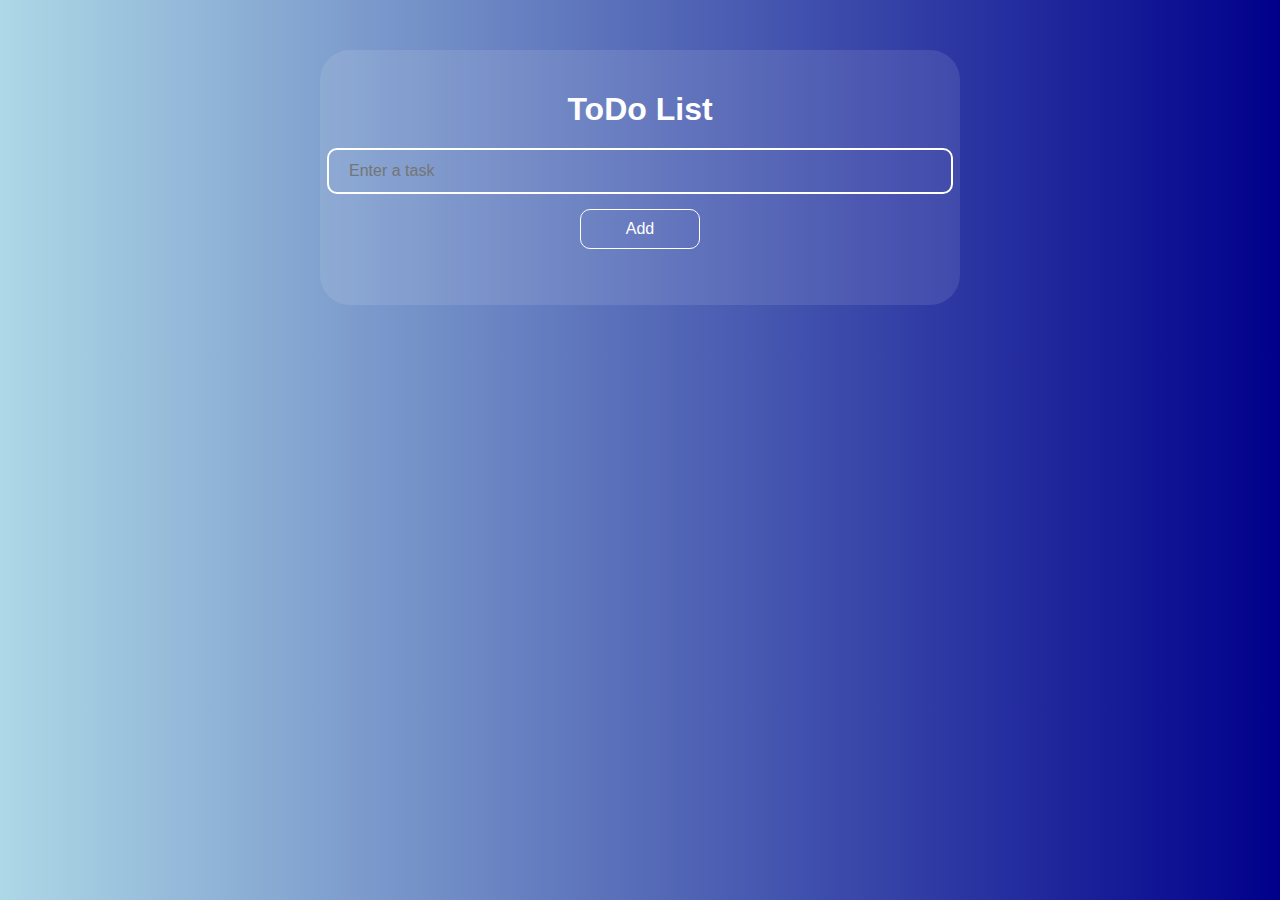
<file: assignment 2/index.html>
<!DOCTYPE html>
<html lang="en">
<head>
  <meta charset="UTF-8" />
  <meta name="viewport" content="width=device-width, initial-scale=1.0"/>
  <title>ToDo List</title>
  <style>

    body {
      margin: 0;
      padding: 0;
      background: linear-gradient(to right, rgb(173, 216, 230), rgb(0, 0, 139));
      font-family: Arial, sans-serif;
    }

    #div1 {
      max-width: 600px;
      width: 90%;
      margin: 50px auto;
      padding: 20px;
      border-radius: 30px;
      background-color: rgba(255, 255, 255, 0.1);
      display: flex;
      flex-direction: column;
      align-items: center;
    }

    #h1 {
      color: white;
      margin-bottom: 20px;
      text-align: center;
    }

    #input1 {
      padding-left: 20px;
      background-color: rgba(169, 177, 235, 0);
      width: 100%;
      height: 40px;
      border-radius: 10px;
      border: 2px solid white;
      color: white;
      font-size: 16px;
    }

    #addBtn {
      margin-top: 15px;
      height: 40px;
      width: 100%;
      max-width: 120px;
      color: white;
      background-color: transparent;
      border: 1px solid white;
      border-radius: 10px;
      cursor: pointer;
      font-size: 16px;
    }

    ul {
      list-style: none;
      padding: 0;
      width: 100%;
      margin-top: 20px;
    }

    li {
      color: white;
      background-color: rgba(255, 255, 255, 0.1);
      padding: 10px;
      margin: 5px 0;
      border-radius: 10px;
      display: flex;
      justify-content: space-between;
      align-items: center;
      flex-wrap: wrap;
    }

    .deleteBtn {
      height: 35px;
      width: 80px;
      color: white;
      background-color: transparent;
      border: 1px solid white;
      border-radius: 10px;
      cursor: pointer;
      font-size: 14px;
      margin-top: 5px;
    }

    /* ✅ Responsive Styles */
    @media (max-width: 500px) {
      #input1 {
        height: 35px;
        font-size: 14px;
      }

      #addBtn {
        height: 35px;
        font-size: 14px;
      }

      .deleteBtn {
        height: 30px;
        width: 100%;
      }

      li {
        flex-direction: column;
        align-items: flex-start;
      }
    }
  </style>
</head>
<body>
  <div id="div1">
    <h1 id="h1">ToDo List</h1>
    <input id="input1" type="text" placeholder="Enter a task" />
    <button id="addBtn">Add</button>
    <ul id="taskList"></ul>
  </div>

  <script>
    const input = document.getElementById('input1'); 
    const addBtn = document.getElementById('addBtn');
    const taskList = document.getElementById('taskList');

    addBtn.addEventListener('click', () => {
      const task = input.value.trim();
      if (task !== '') {
        const li = document.createElement('li');
        li.textContent = task;

        const delBtn = document.createElement('button');
        delBtn.textContent = 'Delete';
        delBtn.className = 'deleteBtn';
        delBtn.onclick = () => {
          taskList.removeChild(li);
        };

        li.appendChild(delBtn);
        taskList.appendChild(li);
        input.value = '';
      } else {
        alert('Please enter a task!');
      }
    });
  </script>
</body>
</html>
</file>
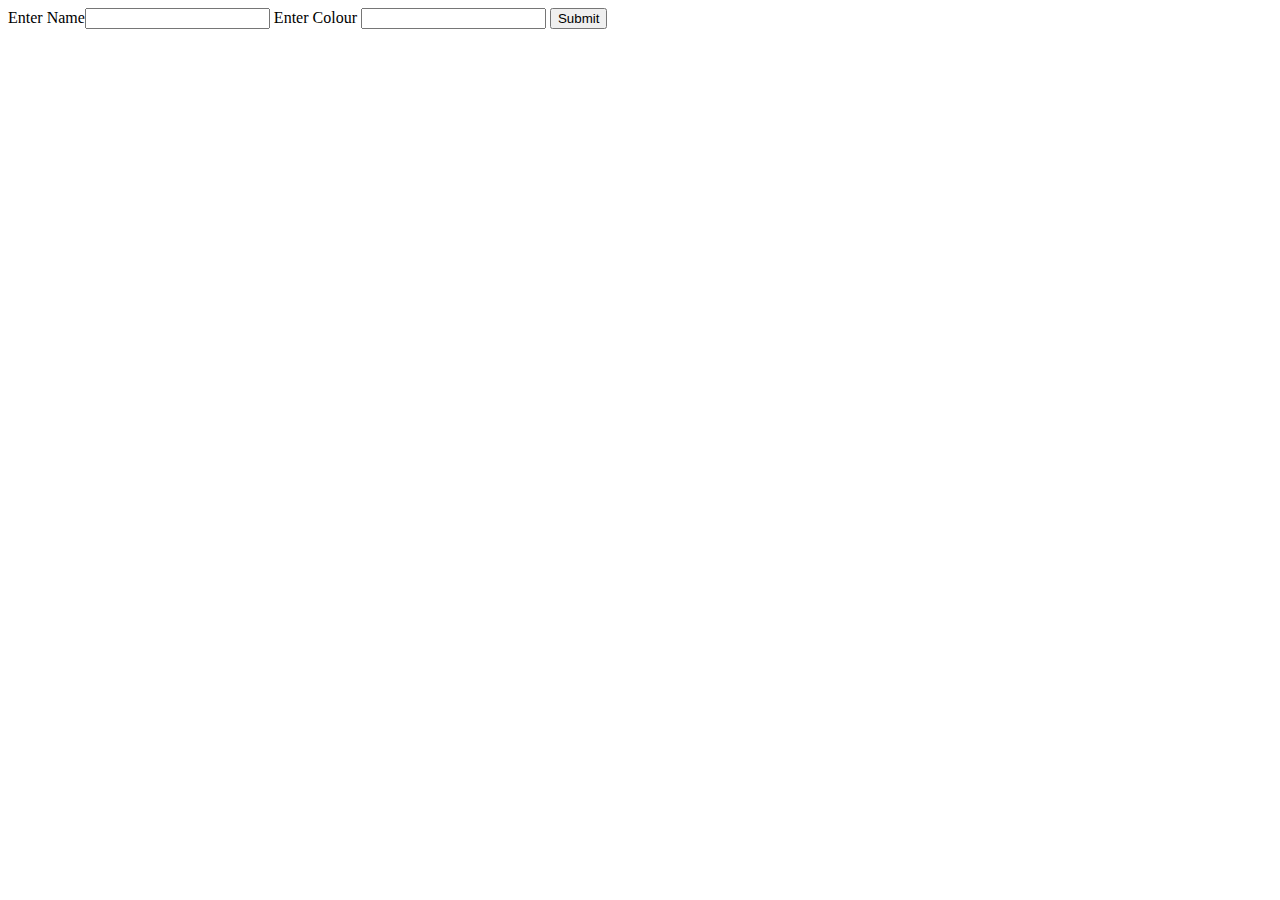
<file: assignment 4/index.html>
<!DOCTYPE html>
<html lang="en">
  <head>
    <meta charset="UTF-8" />
    <meta name="viewport" content="width=device-width, initial-scale=1.0" />
    <title>Document</title>
  </head>
  <body>
    <form>

      Enter Name<input type="text" id="name" />
      Enter Colour <input type="text" id="colour" />
      <button id="btn" type="button">Submit</button>
    </form>
    <script>
        async function sendData(){
            const name = document.getElementById("name").value;
            const colour = document.getElementById("colour").value;
            const data = {
                name1 : name,
                colour1 : colour
            }
            const response =  await fetch("http://localhost/TESTNG/ind.php" , {
                method:"POST",
                headers:{
                    'Content-Type':"application/json"
                },
                body:JSON.stringify(data)   
            })

            const responseData = await response.json();
            console.log("Server :: " + response);
        }
      document.getElementById("btn").addEventListener("click", () => {
        sendData();
      });
    </script>
  </body>
</html>
</file>
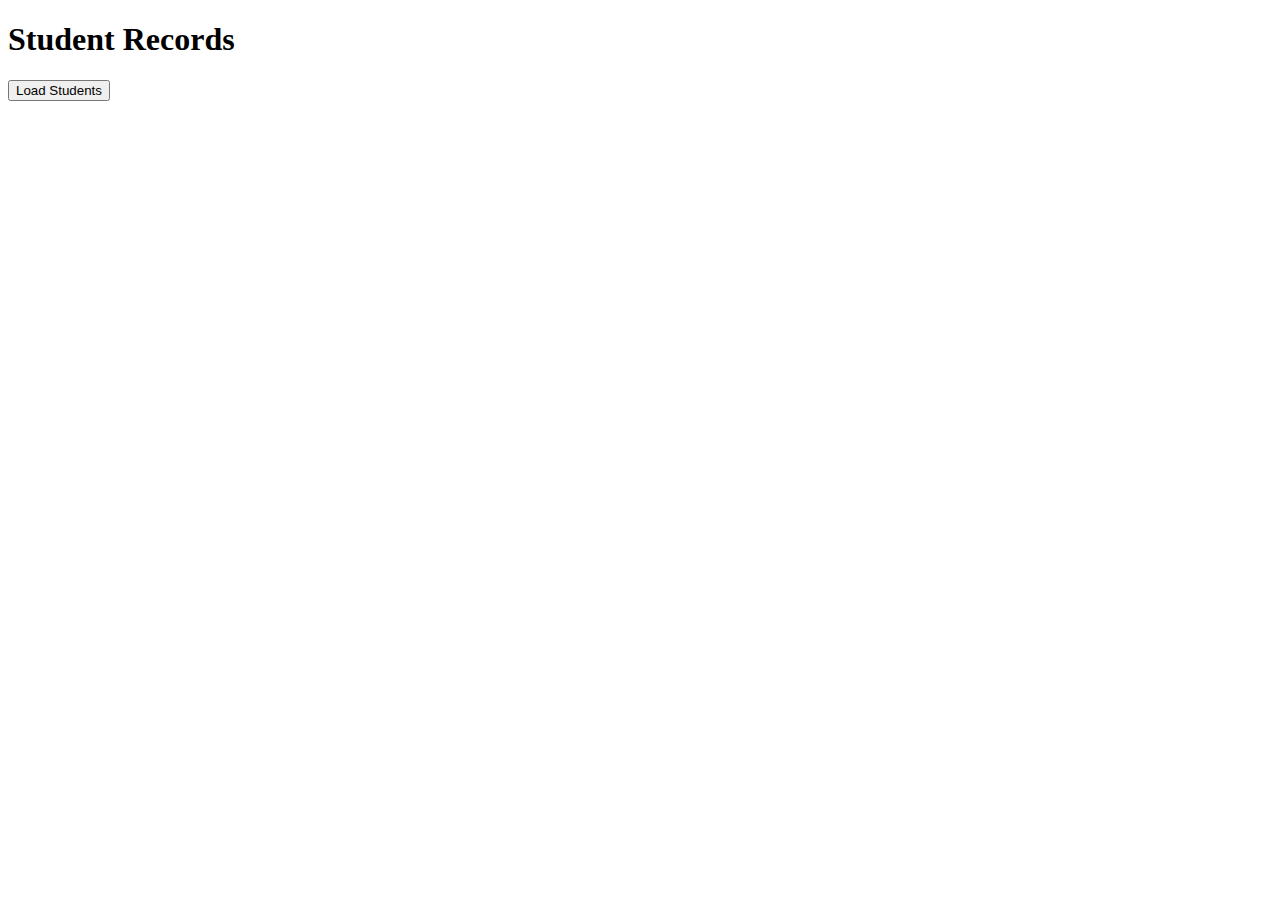
<file: assignment 4/third.html>
<!DOCTYPE html>
<html lang="en">
<head>
  <meta charset="UTF-8">
  <title>Student Records</title>
</head>
<body>
  <h1>Student Records</h1>
  <button onclick="fetchAll()">Load Students</button>
  <div id="allRecords"></div>

  <script>
    function createTable(data) {
      if (!data || data.length === 0) return "<p>No records found.</p>";
      let table = "<table><thead><tr><th>Name</th><th>PRN</th></tr></thead><tbody>";
      data.forEach(stu => {
        table += `<tr>
          <td>${stu.name}</td/>
          <td>${stu.prn}</td>
        </tr>`;
      });
      table += "</tbody></table>";
      return table;
    }












































































































































    async function fetchAll() {
      let res = await fetch("http://localhost/TESTING/third.php");
      let data = await res.json();
      document.getElementById("allRecords").innerHTML = createTable(data);
    }
  </script>
</body>
</html>
</file>
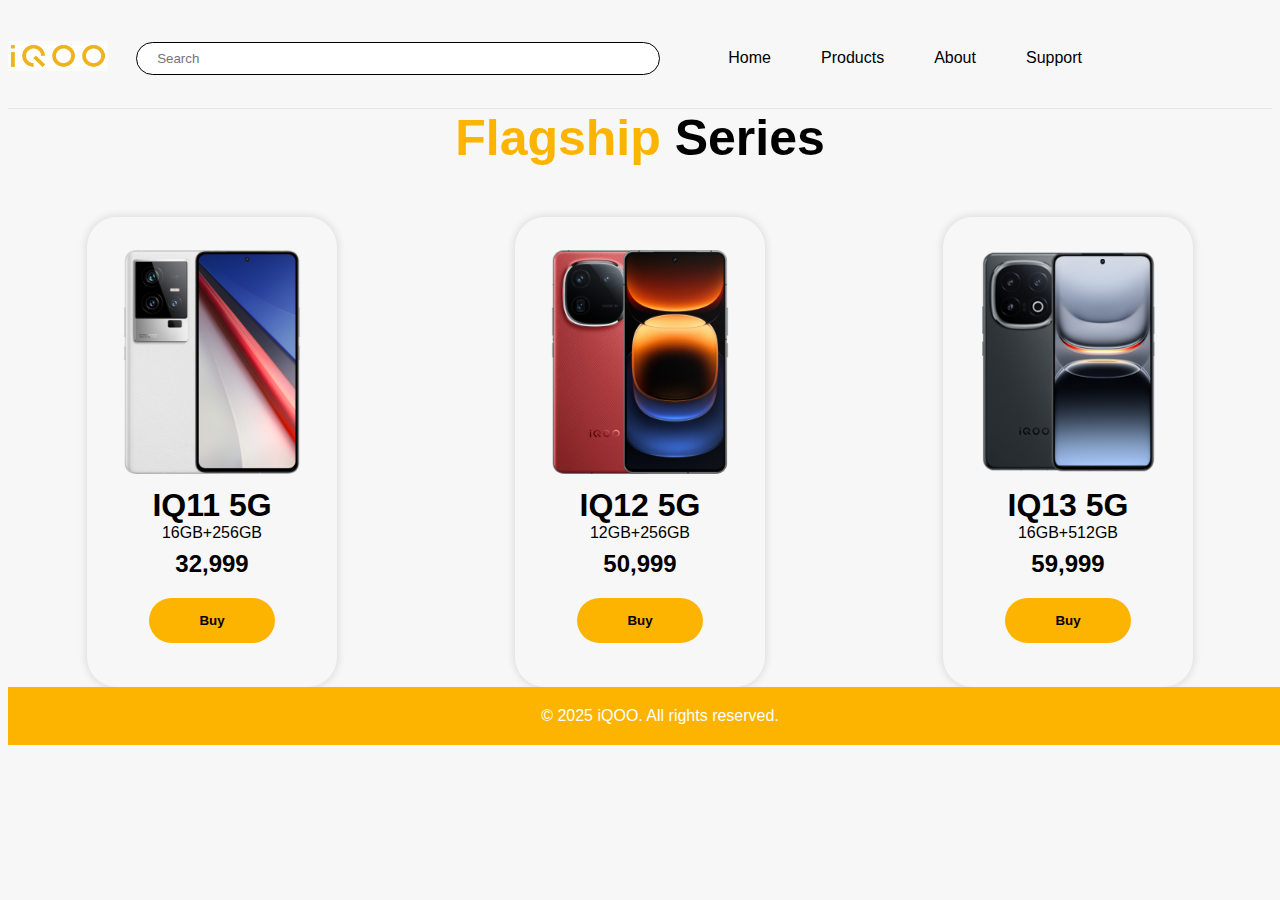
<file: assignment no 1/flag.html>
<!DOCTYPE html>
<html lang="en">
<head>
    <meta charset="UTF-8">
    <meta name="viewport" content="width=device-width, initial-scale=1.0">
    <title>Document</title>
    <link rel="stylesheet" href="z.css">
</head>
<body>


    <div>
        <div class="header">
        <div class="div-logo">
        <img class="logo" src="image/WhatsApp Image 2025-07-20 at 5.11.28 PM.jpeg" alt="">
        </div>

        <div>
            <input class="input" type="text" placeholder="Search">
        </div>
        
        <div class="div-nav">
            <nav>
                <ul class="ul-nav">
                
                <li><a class="home" href="home.html" target="_blank">Home</a></li>
                <li><a class="home" href="products.html" target="_blank">Products</a></li>
                <li><a class="home" href="about.html" target="_blank">About</a></li>
                <li><a class="home" href="support.html" target="_blank" >Support</a></li>
            </nav>

        </div>
    </div>
    </div>





    <div>
            <h1 class="h1"><span>Flagship</span> Series</h1>
    </div>
    
    <div class="c">
    <div class="cont">

        <div>
            <img class="z1" src="phone/iq11.png" alt="">
            <h1 class="h2">IQ11 5G</h1>
            <p class="p1">16GB+256GB</p>
            <h2 class="h3">32,999</h2>
            <a href="">
            <button class="b1">Buy</button>
            </a>
        </div>

    </div>



    
    <div class="cont">

        <div>
            <img class="z1" src="phone/iq12.png" alt="">
            <h1 class="h2">IQ12 5G</h1>
            <p class="p1">12GB+256GB</p>
            <h2 class="h3">50,999</h2>
            <a href="">
            <button class="b1">Buy</button>
            </a>
        </div>

    </div>




    <div class="cont">

        <div>
            <img class="z1" src="phone/iq13.png" alt="">
            <h1 class="h2">IQ13 5G</h1>
            <p class="p1">16GB+512GB</p>
            <h2 class="h3">59,999</h2>
            <a href="">
            <button class="b1">Buy</button>
            </a>
        </div>

    </div>




    
    </div>


    <footer class="footer">
  <p>&copy; 2025 iQOO. All rights reserved.</p>
</footer>
</body>
</html>
</file>
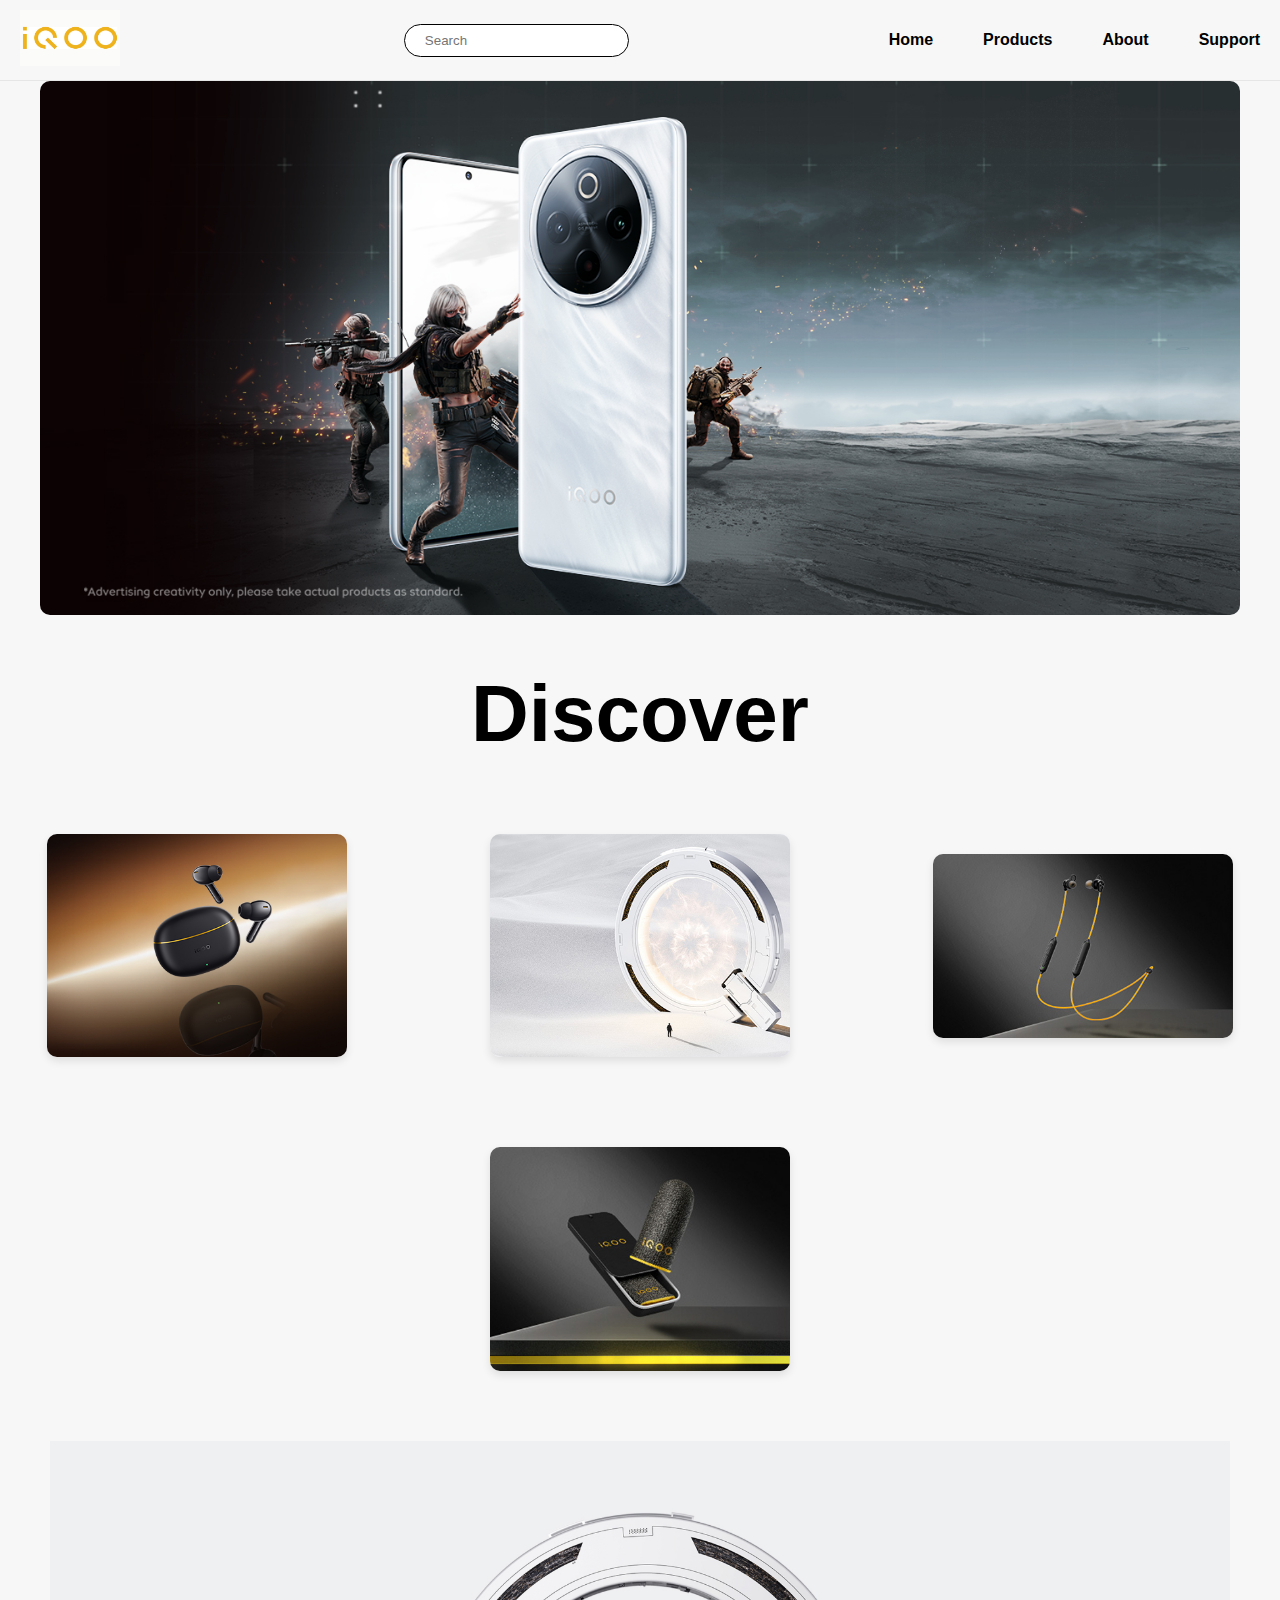
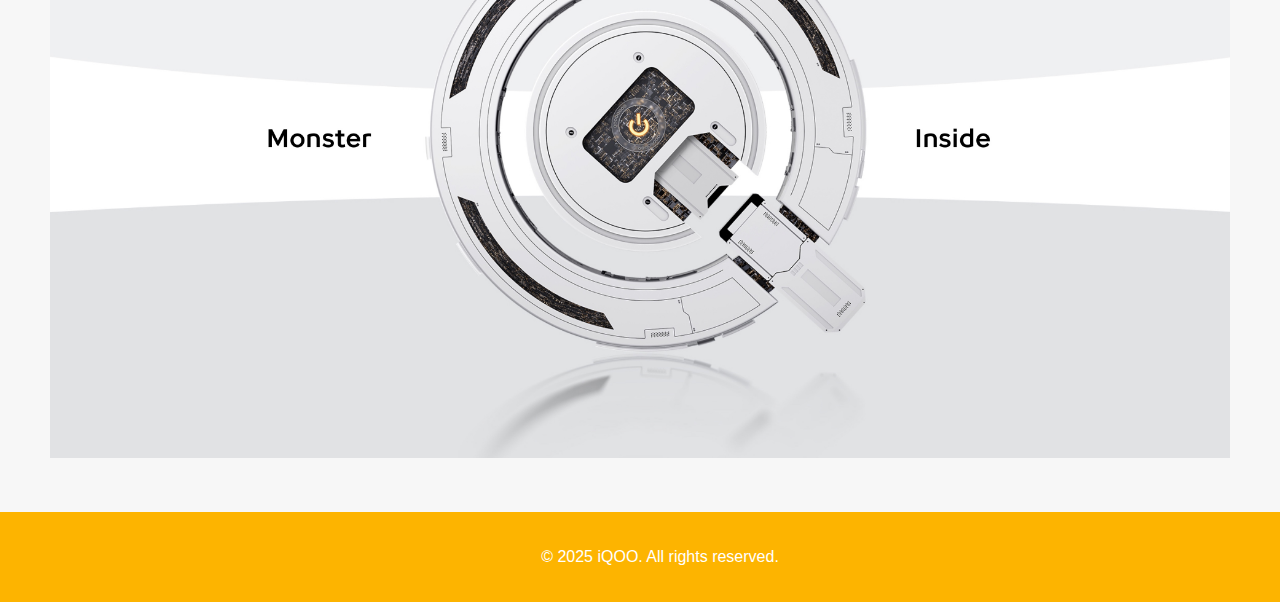
<file: assignment no 1/home.html>
<!DOCTYPE html>
<html lang="en">
<head>
    <meta charset="UTF-8">
    <meta name="viewport" content="width=device-width, initial-scale=1.0">
    <title>IQOO Store.com</title>
    <link rel="stylesheet" href="style.css">
</head>
<body>

    
    <div>
        <div class="header">
        <div class="div-logo">
        <img class="logo" src="image/WhatsApp Image 2025-07-20 at 5.11.28 PM.jpeg" alt="">
        </div>

        <div>
            <input class="input" type="text" placeholder="Search">
        </div>
        
        <div class="div-nav">
            <nav>
                <ul class="ul-nav">
                
                <li><a class="home" href="home.html" target="_blank">Home</a></li>
                <li><a class="home" href="products.html" target="_blank">Products</a></li>
                <li><a class="home" href="about.html" target="_blank">About</a></li>
                <li><a class="home" href="support.html" target="_blank" >Support</a></li>
                </ul>
            </nav>

        </div>
    </div>
    </div>

    <div>
        <img class="cover" src="phone/tt.jpg" alt="">
    </div>


    




    <div>
        <h1 class="d">Discover</h1>
    </div>

    <div class="dis">
        <div class="div-dis">
            <img src="dis/burds.jpg" alt="">
        </div>
        <div class="div-dis">
            <img src="dis/monster.jpg" alt="">
        </div>
        <div class="div-dis">
            <img src="dis/wired.jpg" alt="">
        </div>
        <div class="div-dis">
            <img src="dis/pubg.jpg" alt="">
        </div>
    </div>


    

    <div class="h">
        <img class="ex" src="image/iqoo.jpg" alt="">
    </div>

    


    <footer class="footer">
  <p>&copy; 2025 iQOO. All rights reserved.</p>
</footer>




</body>
</html>
</file>
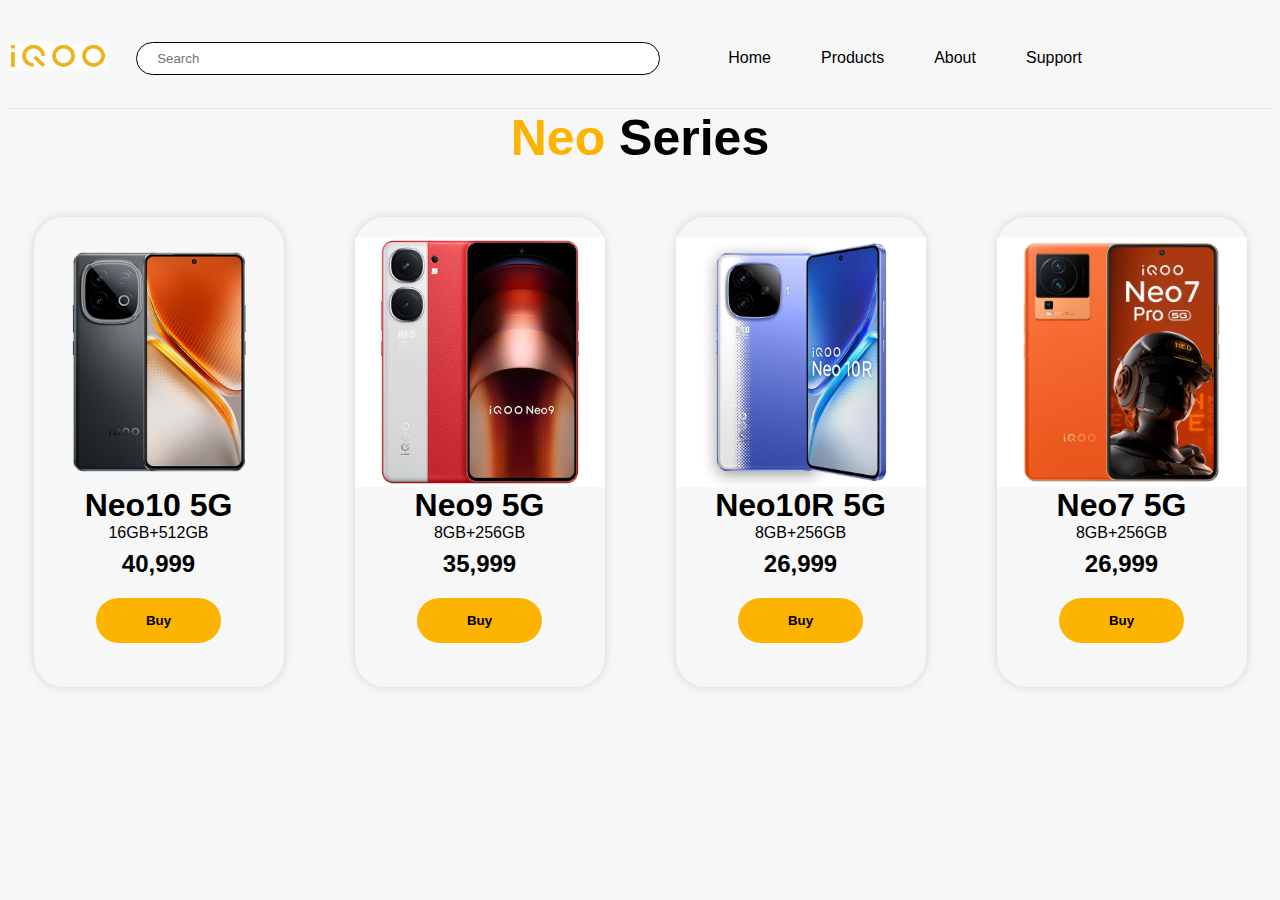
<file: assignment no 1/neo.html>
<!DOCTYPE html>
<html lang="en">
<head>
    <meta charset="UTF-8">
    <meta name="viewport" content="width=device-width, initial-scale=1.0">
    <title>Document</title>
    <link rel="stylesheet" href="z.css">
</head>
<body>


    <div>
        <div class="header">
        <div class="div-logo">
        <img class="logo" src="image/WhatsApp Image 2025-07-20 at 5.11.28 PM.jpeg" alt="">
        </div>

        <div>
            <input class="input" type="text" placeholder="Search">
        </div>
        
        <div class="div-nav">
            <nav>
                <ul class="ul-nav">
                
                <li><a class="home" href="home.html" target="_blank">Home</a></li>
                <li><a class="home" href="products.html" target="_blank">Products</a></li>
                <li><a class="home" href="">About</a></li>
                <li><a class="home" href="">Support</a></li>
                </ul>
            </nav>

        </div>
    </div>
    </div>





    <div>
            <h1 class="h1"><span>Neo</span> Series</h1>
    </div>
    
    <div class="c">
    <div class="cont">

        <div>
            <img class="z1" src="phone/neo10.png" alt="">
            <h1 class="h2">Neo10 5G</h1>
            <p class="p1">16GB+512GB</p>
            <h2 class="h3">40,999</h2>
            <a href="">
            <button class="b1">Buy</button>
            </a>
        </div>

    </div>



    
    <div class="cont">

        <div>
            <img class="z1" src="phone/neo9.jpg" alt="">
            <h1 class="h2">Neo9 5G</h1>
            <p class="p1">8GB+256GB</p>
            <h2 class="h3">35,999</h2>
            <a href="">
            <button class="b1">Buy</button>
            </a>
        </div>

    </div>




    <div class="cont">

        <div>
            <img class="z1" src="phone/neo10r.jpg" alt="">
            <h1 class="h2">Neo10R 5G</h1>
            <p class="p1">8GB+256GB</p>
            <h2 class="h3">26,999</h2>
            <a href="">
            <button class="b1">Buy</button>
            </a>
        </div>

    </div>




    <div class="cont">

        <div>
            <img class="z1" src="phone/neo7.jpg" alt="">
            <h1 class="h2">Neo7 5G</h1>
            <p class="p1">8GB+256GB</p>
            <h2 class="h3">26,999</h2>
            <a href="">
            <button class="b1">Buy</button>
            </a>
        </div>

    </div>
    </div>


</body>
</html>
</file>
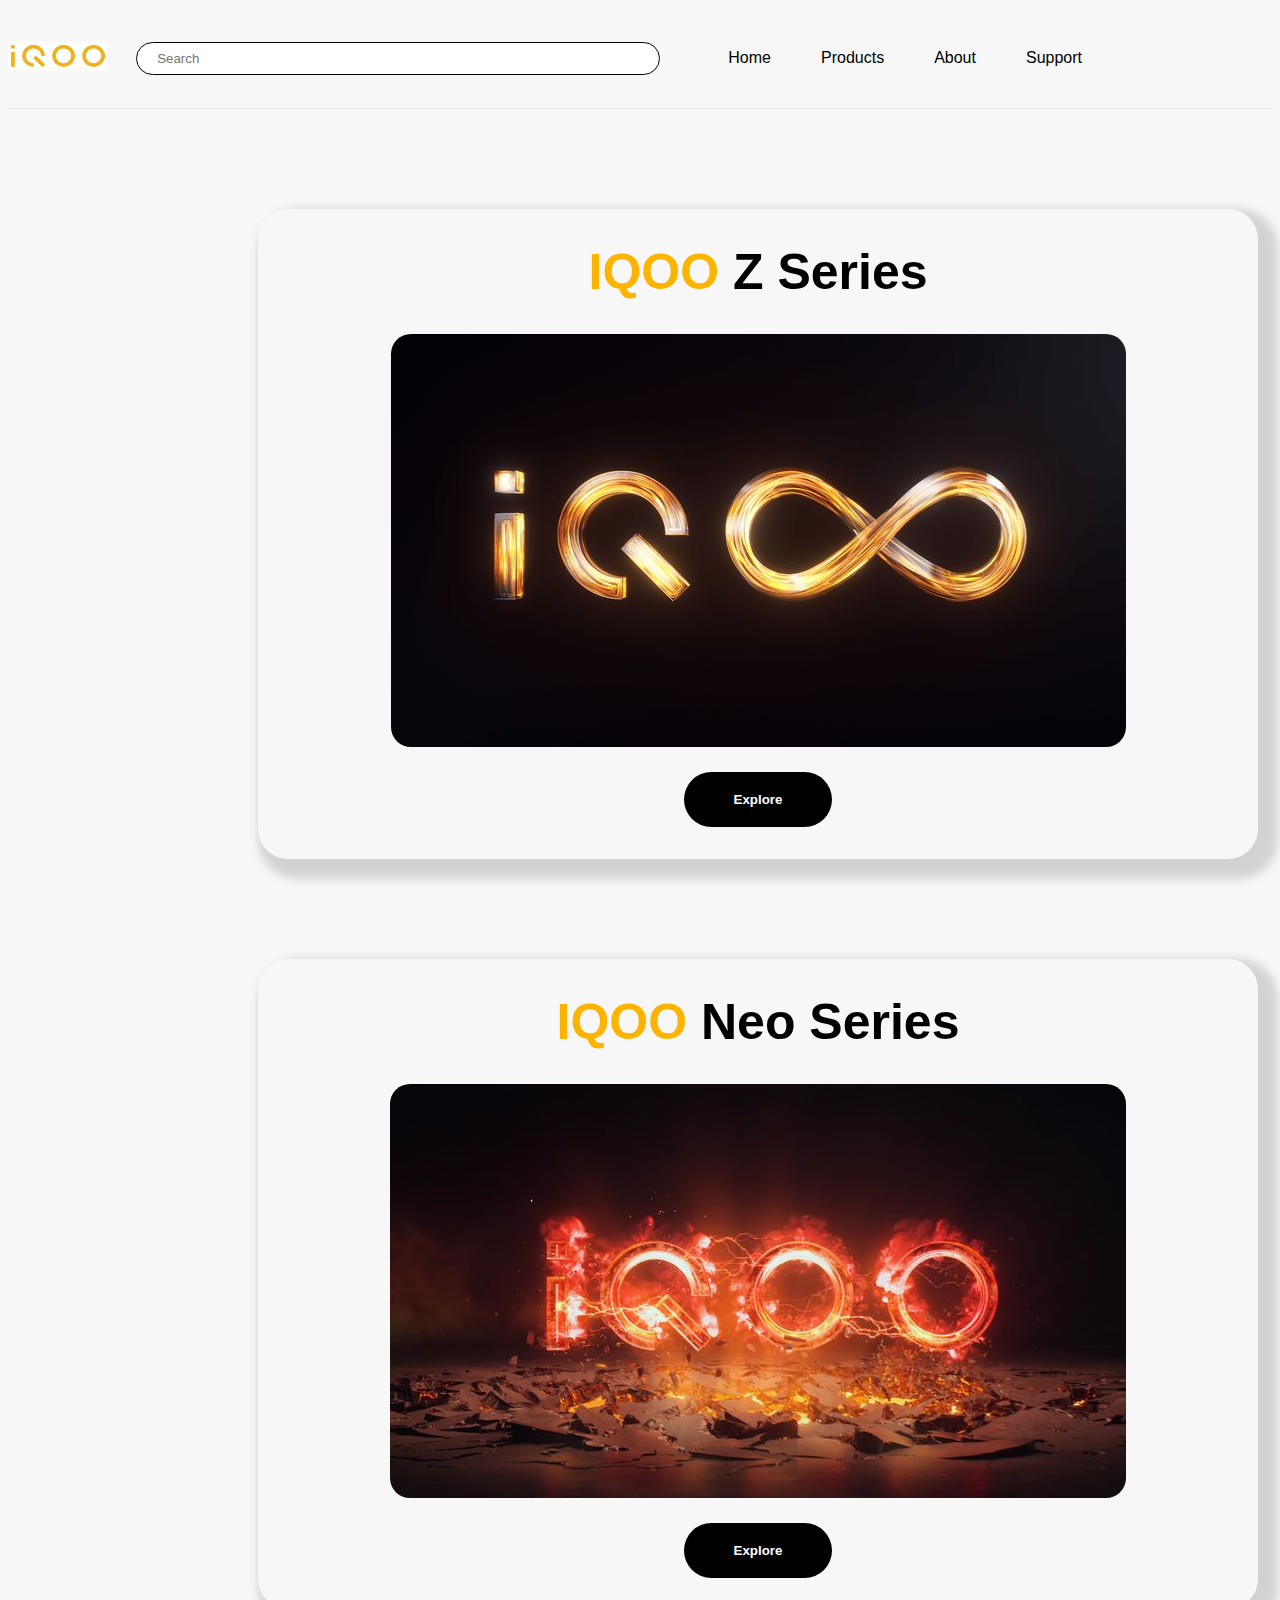
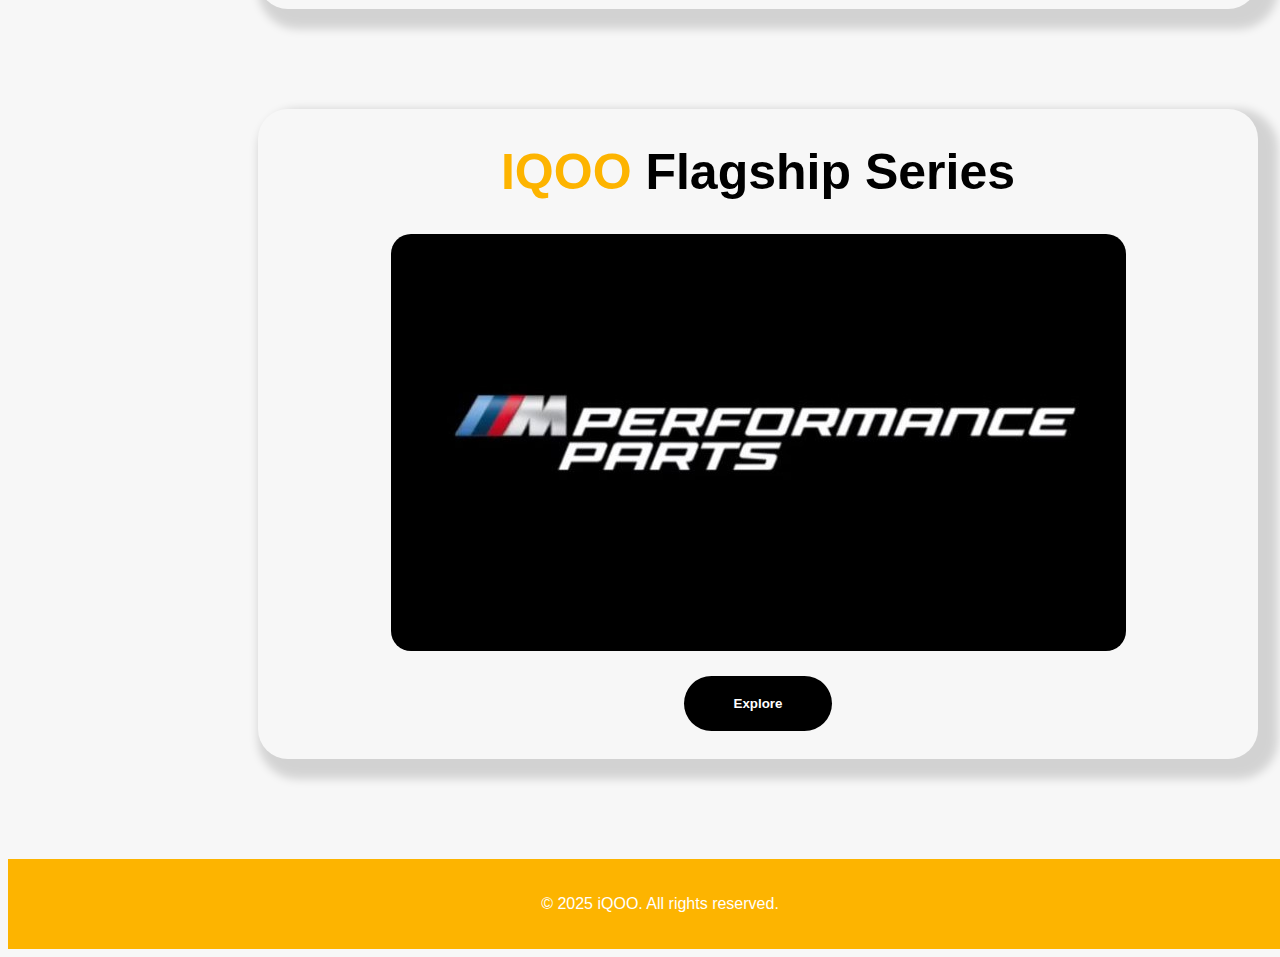
<file: assignment no 1/products.html>
<!DOCTYPE html>
<html lang="en">
<head>
    <meta charset="UTF-8">
    <meta name="viewport" content="width=device-width, initial-scale=1.0">
    <title>IQOO_Products.com</title>
    <link rel="stylesheet" href="products.css">
</head>
<body>


    <div>
        <div class="header">
        <div class="div-logo">
        <img class="logo" src="image/WhatsApp Image 2025-07-20 at 5.11.28 PM.jpeg" alt="">
        </div>

        <div>
            <input class="input" type="text" placeholder="Search">
        </div>
        
        <div class="div-nav">
            <nav>
                <ul class="ul-nav">
                
                <li><a class="home" href="home.html" target="_blank">Home</a></li>
                <li><a class="home" href="products.html" target="_blank">Products</a></li>
                <li><a class="home" href="about.html" target="_blank">About</a></li>
                <li><a class="home" href="support.html" target="_blank" >Support</a></li>
                </ul>
            </nav>

        </div>
    </div>
    </div>






    <div class="layout">
        <div>
            <h1 class="h1"><span>IQOO</span> Z Series</h1>
            <img class="z" src="series/z.jpeg" alt="">
        </div>

        <div>
        <div class="div-z"></div>
        <a href="z.html">
        <button class="b1">Explore</button>
        </a>
    </div>

    </div>

    <div class="layout">
        <div>
            <h1 class="h1"><span>IQOO</span> Neo Series</h1>
            <img class="z" src="series/n.jpeg" alt="">
        </div>

        <div>
        <div class="div-z"></div>
        <a href="neo.html">
        <button class="b1">Explore</button>
        </a>
    </div>

    </div>

    <div class="layout">
        <div>
            <h1 class="h1"><span>IQOO</span> Flagship Series</h1>
            <img class="z" src="series/f.jpeg" alt="">
        </div>

        <div>
        <div class="div-z"></div>
        <a href="flag.html">
        <button class="b1">Explore</button>
        </a>
    </div>

    </div>

    <footer class="footer">
  <p>&copy; 2025 iQOO. All rights reserved.</p>
</footer>
</body>
</html>
</file>
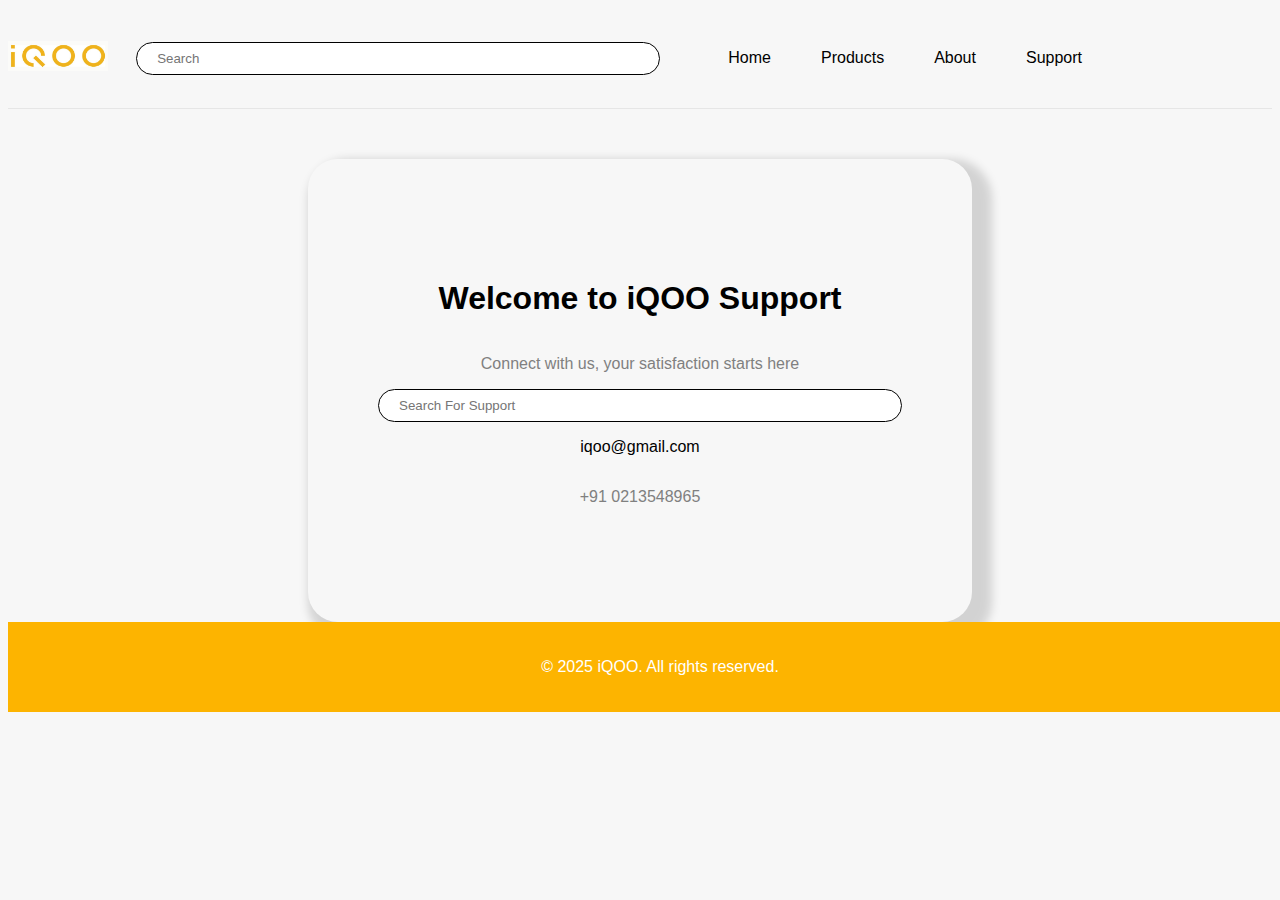
<file: assignment no 1/support.html>
<!DOCTYPE html>
<html lang="en">
<head>
    <meta charset="UTF-8">
    <meta name="viewport" content="width=device-width, initial-scale=1.0">
    <title>Document</title>
    <link rel="stylesheet" href="support.css">
</head>
<body>



    <div>
        <div class="header">
        <div class="div-logo">
        <img class="logo" src="image/WhatsApp Image 2025-07-20 at 5.11.28 PM.jpeg" alt="">
        </div>

        <div>
            <input class="input" type="text" placeholder="Search">
        </div>
        
        <div class="div-nav">
            <nav>
                <ul class="ul-nav">
                
                <li><a class="home" href="home.html" target="_blank">Home</a></li>
                <li><a class="home" href="products.html" target="_blank">Products</a></li>
                <li><a class="home" href="about.html" target="_blank">About</a></li>
                <li><a class="home" href="support.html" target="_blank" >Support</a></li>
                </ul>
            </nav>

        </div>
    </div>
    </div>





    <div class="cont">
        <h1 class="h1">Welcome to iQOO Support</h1>
        <p class="p2">Connect with us, your satisfaction starts here</p>
        <input class="input" type="text" placeholder="Search For Support">
        <p class="2">iqoo@gmail.com</p>
        <p class="p2">+91 0213548965</p>
    </div>

    <footer class="footer">
  <p>&copy; 2025 iQOO. All rights reserved.</p>
</footer>
</body>
</html>
</file>
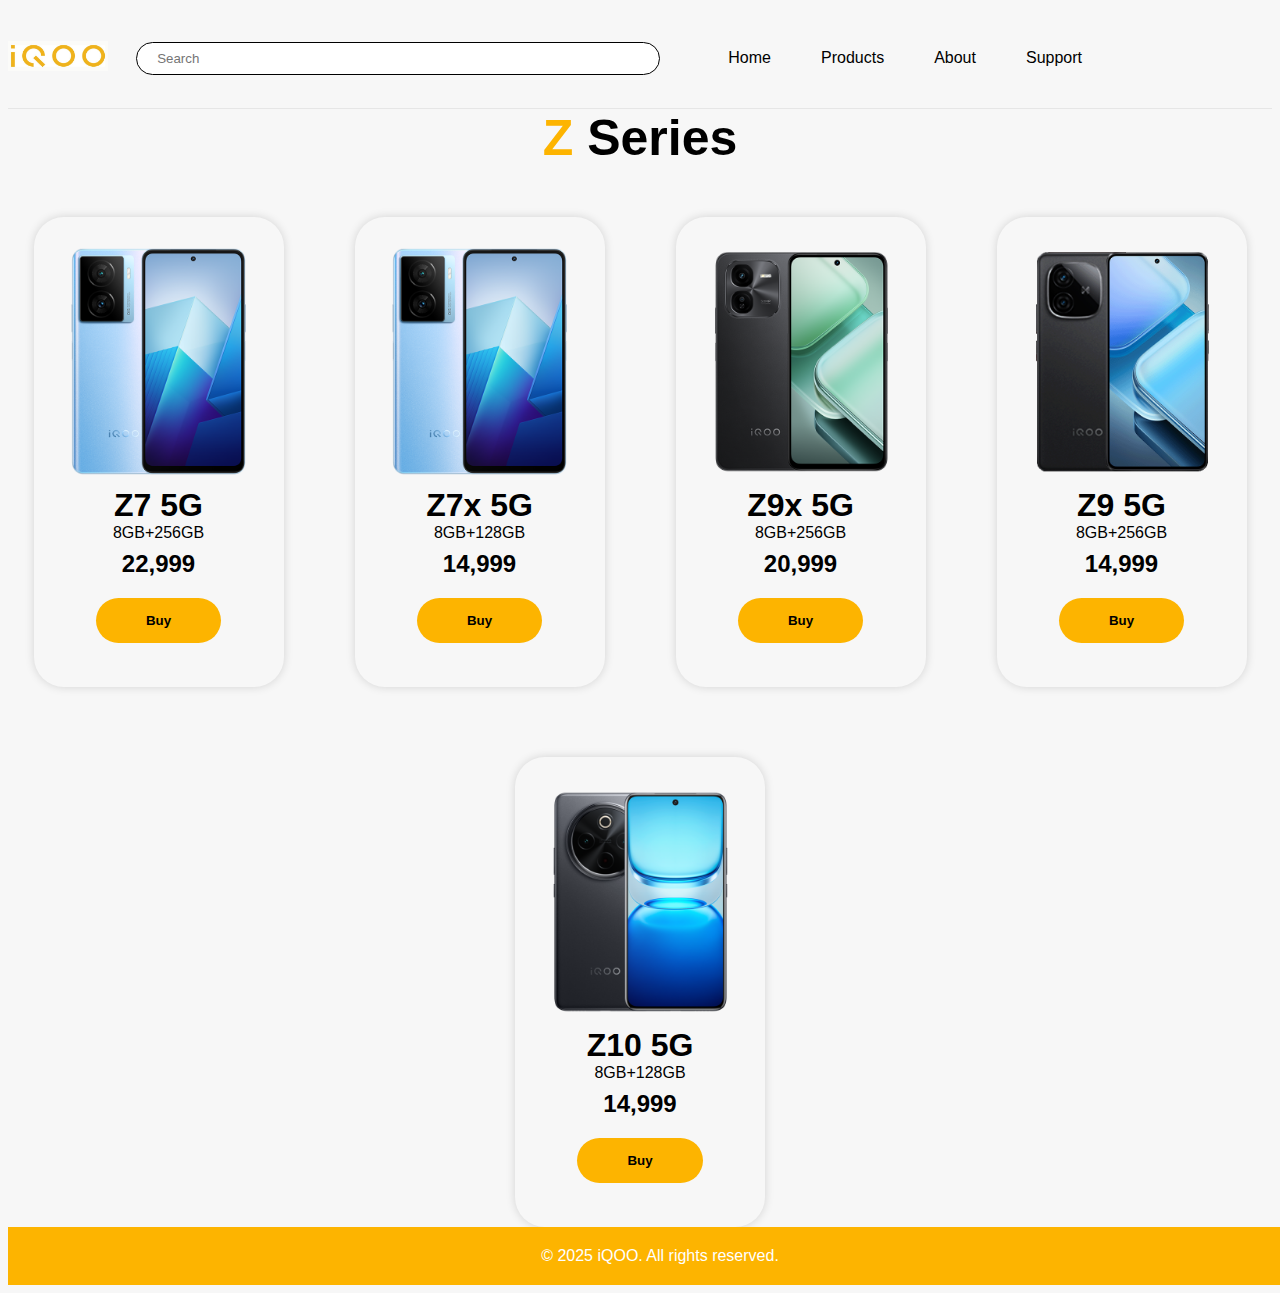
<file: assignment no 1/z.html>
<!DOCTYPE html>
<html lang="en">
<head>
    <meta charset="UTF-8">
    <meta name="viewport" content="width=device-width, initial-scale=1.0">
    <title>Document</title>
    <link rel="stylesheet" href="z.css">
</head>
<body>


    <div>
        <div class="header">
        <div class="div-logo">
        <img class="logo" src="image/WhatsApp Image 2025-07-20 at 5.11.28 PM.jpeg" alt="">
        </div>

        <div>
            <input class="input" type="text" placeholder="Search">
        </div>
        
        <div class="div-nav">
            <nav>
                <ul class="ul-nav">
                
                <li><a class="home" href="home.html" target="_blank">Home</a></li>
                <li><a class="home" href="products.html" target="_blank">Products</a></li>
                <li><a class="home" href="about.html" target="_blank">About</a></li>
                <li><a class="home" href="support.html" target="_blank" >Support</a></li>
                </ul>
            </nav>

        </div>
    </div>
    </div>





    <div>
            <h1 class="h1"><span>Z</span> Series</h1>
    </div>
    
    <div class="c">
    <div class="cont">

        <div>
            <img class="z1" src="phone/z7.png" alt="">
            <h1 class="h2">Z7 5G</h1>
            <p class="p1">8GB+256GB</p>
            <h2 class="h3">22,999</h2>
            <a href="">
            <button class="b1">Buy</button>
            </a>
        </div>

    </div>



    
    <div class="cont">

        <div>
            <img class="z1" src="phone/z7.png" alt="">
            <h1 class="h2">Z7x 5G</h1>
            <p class="p1">8GB+128GB</p>
            <h2 class="h3">14,999</h2>
            <a href="">
            <button class="b1">Buy</button>
            </a>
        </div>

    </div>




    <div class="cont">

        <div>
            <img class="z1" src="phone/z9.png" alt="">
            <h1 class="h2">Z9x 5G</h1>
            <p class="p1">8GB+256GB</p>
            <h2 class="h3">20,999</h2>
            <a href="">
            <button class="b1">Buy</button>
            </a>
        </div>

    </div>




    <div class="cont">

        <div>
            <img class="z1" src="phone/z.png" alt="">
            <h1 class="h2">Z9 5G</h1>
            <p class="p1">8GB+256GB</p>
            <h2 class="h3">14,999</h2>
            <a href="">
            <button class="b1">Buy</button>
            </a>
        </div>

    </div>

    <div class="cont">

        <div>
            <img class="z1" src="phone/z10.png" alt="">
            <h1 class="h2">Z10 5G</h1>
            <p class="p1">8GB+128GB</p>
            <h2 class="h3">14,999</h2>
            <a href="">
            <button class="b1">Buy</button>
            </a>
        </div>

    </div>
    </div>

    <footer class="footer">
  <p>&copy; 2025 iQOO. All rights reserved.</p>
</footer>

</body>
</html>
</file>
<file: assignment no 1/z.css>
body{
    font-family: Roboto,Arial;
    background-color: rgb(247, 247, 247);
}

p{
    margin-top: 0px;
    margin-bottom: 0px;
}
h1{
    margin-top: 0px;
    margin-bottom: 0px;
}

h2{
    margin-top: 0px;
    margin-bottom: 0px;
}

.header{
    height: 100px;
    display: flex;
    flex-direction: row;
    justify-content:space-between;
    align-items: center;
    border-bottom: 1px solid rgb(230, 230, 230);
}

.ul-nav{
    display:flex;
    flex-direction: row;
    list-style: none;
    column-gap: 50px;
    margin-right: 190px;
}

.input{
    border-radius: 30px;
    border:1px solid;
    padding-left: 20px;
    height: 29px;
    width: 500px;
}

.logo{
    height: 30px;
    width: 100px;
    object-fit: cover;
}

.home{
    text-decoration: none;
    color:black;
}

.c{
    display: flex;
    flex-direction: row;
    flex-wrap: wrap; 
    justify-content: space-around;
    gap: 20px; 
}

.cont{
    width: 250px;
    margin-top: 50px;
    text-align: center;
    padding-top: 20px;
    height: 450px;
    border-radius: 30px;
    box-shadow: 0 0 10px rgba(0, 0, 0, 0.15);
}

.cont:hover{
    transition: box-shadow 1s;
    box-shadow: 10px 10px 10px 10px rgba(0, 0, 0,0.15);
}

.h1{
    text-align: center;
    font-size: 50px;;
}

.z1{
    display: block;
    margin-left: auto;
    margin-right: auto;
    width: 250px;
}

.h3{
    margin-top: 8px;
    margin-bottom: 20px;
}

.b1{
    font-weight: bold;
    padding-top: 15px;
    padding-bottom: 15px;
    padding-left: 50px;
    padding-right: 50px;
    background-color: rgb(253, 180, 0);
    border: none;
    border-radius: 30px;
}

.b1:hover{
    transition: opacity 1s;
    opacity: 0.8;
}

.b1:active{
    opacity: 0.4;
}

span{
    color:rgb(253, 180, 0)
}

.footer {
    background-color:rgb(253, 180, 0);
    color: white;
    text-align: center;
    padding: 20px;
    position: relative;
    bottom: 0;
    width: 100%;
    margin-top: auto;
}

@media (max-width: 1024px) {
    .input {
        width: 300px;
    }
    .ul-nav {
        column-gap: 20px;
        margin-right: 50px;
    }
    .h1 {
        font-size: 40px;
    }
}

@media (max-width: 768px) {
    .header {
        flex-direction: column;
        height: auto;
        padding: 10px;
    }
    .ul-nav {
        flex-direction: column;
        align-items: center;
        margin: 10px 0 0 0;
        column-gap: 0;
        row-gap: 10px;
    }
    .input {
        width: 90%;
        margin: 10px 0;
    }
    .c {
        flex-direction: column;
        align-items: center;
    }
    .cont {
        width: 80%;
        height: auto;
        padding-bottom: 20px;
    }
    .h1 {
        font-size: 32px;
    }
}

@media (max-width: 480px) {
    .h1 {
        font-size: 24px;
    }
    .b1 {
        padding: 10px 30px;
        font-size: 14px;
    }
    .z1 {
        width: 180px;
    }
}
</file>
<file: assignment no 1/style.css>
body {
    font-family: Roboto, Arial;
    background-color: rgb(247, 247, 247);
    margin: 0;
    padding: 0;
}

.header {
    height: auto;
    display: flex;
    flex-wrap: wrap;
    flex-direction: row;
    justify-content: space-between;
    align-items: center;
    border-bottom: 1px solid rgb(230, 230, 230);
    padding: 10px 20px;
    gap: 10px;
}

.ul-nav {
    display: flex;
    flex-direction: row;
    list-style: none;
    column-gap: 50px;
    margin: 0;
    padding: 0;
}

.input {
    border-radius: 30px;
    border: 1px solid;
    padding-left: 20px;
    height: 29px;
    width: 100%;
    max-width: 500px;
}

.logo {
    height: auto;
    width: 100%;
    max-width: 100px;
    object-fit: cover;
}

.home {
    text-decoration: none;
    color: black;
    font-weight: bold;
}

.h {
    margin: 50px;
}

.ex {
    height: 100%;
    width: 100%;
}

.ex:hover {
    transition: transform 0.5s;
    transform: scale(1.05);
    box-shadow: 0px 10px 20px rgba(0, 0, 0, 0.3);
    cursor: pointer;
}

span {
    color: rgb(253, 180, 0);
}

.footer {
    background-color: rgb(253, 180, 0);
    color: white;
    text-align: center;
    padding: 20px;
    position: relative;
    bottom: 0;
    width: 100%;
    margin-top: auto;
}

.dis {
    display: flex;
    justify-content: space-around;
    align-items: center;
    flex-wrap: wrap;
    padding: 20px;
    gap: 90px;
}

.div-dis {
    box-shadow: 0 4px 8px rgba(0, 0, 0, 0.1);
    border-radius: 10px;
    transition: transform 0.3s;
}

.div-dis:hover {
    transform: scale(1.05);
}

.div-dis img {
    width: 100%;
    max-width: 300px;
    height: auto;
    display: block;
    border-radius: 10px;
}

.d {
    font-size: 80px;
    text-align: center;
}

.cover {
    display: block;
    margin: 0 auto;
    width: 100%;
    max-width: 1200px;
    height: auto;
    border-radius: 10px;
    transition: transform 0.4s;
}

.cover:hover {
    transform: scale(1.05);
    box-shadow: 0px 10px 20px rgba(0, 0, 0, 0.3);
    cursor: pointer;
}

@media (max-width: 768px) {
    .header {
        flex-direction: column;
        align-items: center;
        gap: 15px;
    }

    .ul-nav {
        flex-direction: column;
        align-items: center;
        column-gap: 0;
        row-gap: 10px;
    }

    .d {
        font-size: 40px;
    }

    .input {
        width: 90%;
    }

    .cover {
        width: 90%;
    }

    .dis {
        flex-direction: column;
        gap: 40px;
    }

    .div-dis img {
        max-width: 90%;
    }
}
</file>
<file: assignment no 1/products.css>
body{
    font-family: Roboto,Arial;
    background-color: rgb(247, 247, 247);
}

.header{
    height: 100px;
    display: flex;
    flex-direction: row;
    justify-content:space-between;
    align-items: center;
    border-bottom: 1px solid rgb(230, 230, 230);
}

.ul-nav{
    display:flex;
    flex-direction: row;
    list-style: none;
    column-gap: 50px;
    margin-right: 190px;
}

.input{
    border-radius: 30px;
    border:1px solid;
    padding-left: 20px;
    height: 29px;
    width: 500px;
}

.logo{
    height: 30px;
    width: 100px;
    object-fit: cover;
}

.home{
    text-decoration: none;
    color:black;
}

span{
    color:rgb(253, 180, 0)
}

.h1{
    text-align: center;
    font-size: 50px
}

.layout{
    height:650px;
    width: 1000px;
    border-radius: 30px;
    box-shadow: 10px 10px 10px 10px rgba(0, 0, 0,0.15);
    margin-left: 250px;
    margin-right: 150px;
    margin-top: 100px;
    margin-bottom: 100px;
    display:flex;
    flex-direction: column;
    align-items: center;
}

.z{
    display: flex;
    align-items: center;
    border-radius: 20px;
}

.b1{
    background-color: black ;
    color: white;
    margin-top: 25px;
    padding-top: 20px;
    padding-bottom: 20px;
    padding-left: 50px;
    padding-right: 50px;
    border-radius: 30px;
    border: none;
    font-weight: bold;
}

.b1:hover{
    transition: opacity 1s;
    opacity: 0.8;
}

.b1:active{
    opacity: 0.4;
}

.footer {
    background-color:rgb(253, 180, 0);
    color: white;
    text-align: center;
    padding: 20px;
    position: relative;
    bottom: 0;
    width: 100%;
    margin-top: auto;
}

@media (max-width: 1200px) {
    .ul-nav {
        column-gap: 30px;
        margin-right: 80px;
    }
    .input {
        width: 350px;
    }
    .layout {
        width: 90%;
        margin-left: auto;
        margin-right: auto;
        height: auto;
        padding: 40px 20px;
    }
    .h1 {
        font-size: 42px;
    }
}

@media (max-width: 992px) {
    .header {
        flex-direction: column;
        height: auto;
        padding: 15px;
    }
    .ul-nav {
        flex-direction: column;
        align-items: center;
        margin: 15px 0 0 0;
        column-gap: 0;
        row-gap: 12px;
    }
    .input {
        width: 85%;
        margin: 12px 0;
    }
    .layout {
        width: 95%;
        margin: 40px auto;
        padding: 30px 15px;
    }
    .h1 {
        font-size: 34px;
    }
}

@media (max-width: 576px) {
    .header {
        padding: 10px;
    }
    .logo {
        width: 80px;
        height: 25px;
    }
    .input {
        width: 100%;
        font-size: 14px;
    }
    .layout {
        width: 95%;
        margin: 20px auto;
        padding: 20px 10px;
    }
    .h1 {
        font-size: 26px;
    }
    .b1 {
        padding: 12px 25px;
        font-size: 14px;
    }
    .ul-nav {
        row-gap: 8px;
    }
}

@media (max-width: 400px) {
    .h1 {
        font-size: 20px;
    }
    .input {
        font-size: 12px;
        padding-left: 12px;
    }
    .b1 {
        padding: 10px 20px;
        font-size: 12px;
    }
    .layout {
        padding: 15px 8px;
    }
}
</file>
<file: assignment no 1/support.css>
body{
    font-family: Roboto,Arial;
    background-color: rgb(247, 247, 247);
}

.header{
    height: 100px;
    display: flex;
    flex-direction: row;
    justify-content:space-between;
    align-items: center;
    border-bottom: 1px solid rgb(230, 230, 230);
}

.ul-nav{
    display:flex;
    flex-direction: row;
    list-style: none;
    column-gap: 50px;
    margin-right: 190px;
}

.input{
    border-radius: 30px;
    border:1px solid;
    padding-left: 20px;
    height: 29px;
    width: 500px;
}

.logo{
    height: 30px;
    width: 100px;
    object-fit: cover;
}

.home{
    text-decoration: none;
    color:black;
}

.cont{
    display: flex;
    flex-direction: column;
    align-items: center;
    box-shadow: 10px 10px 10px 10px rgba(0, 0, 0,0.15);
    margin-top: 50px;
    margin-left: 300px;
    margin-right: 300px;
    padding-top: 100px;
    padding-bottom: 100px;
    border-radius: 30px;
}

.p2{
    color: gray;
}

.footer {
    background-color:rgb(253, 180, 0);
    color: white;
    text-align: center;
    padding: 20px;
    position: relative;
    bottom: 0;
    width: 100%;
    margin-top: auto;
}

@media (max-width: 1024px) {
    .ul-nav {
        column-gap: 30px;
        margin-right: 80px;
    }
    .input {
        width: 300px;
    }
    .cont {
        margin-left: 100px;
        margin-right: 100px;
        padding-top: 60px;
        padding-bottom: 60px;
    }
}

@media (max-width: 768px) {
    .header {
        flex-direction: column;
        height: auto;
        padding: 10px;
    }
    .ul-nav {
        flex-direction: column;
        align-items: center;
        margin: 10px 0 0 0;
        column-gap: 0;
        row-gap: 10px;
    }
    .input {
        width: 90%;
        margin: 10px 0;
    }
    .cont {
        margin-left: 30px;
        margin-right: 30px;
        padding-top: 40px;
        padding-bottom: 40px;
    }
}

@media (max-width: 480px) {
    .input {
        width: 100%;
    }
    .cont {
        margin-left: 10px;
        margin-right: 10px;
        padding-top: 20px;
        padding-bottom: 20px;
    }
}
</file>
